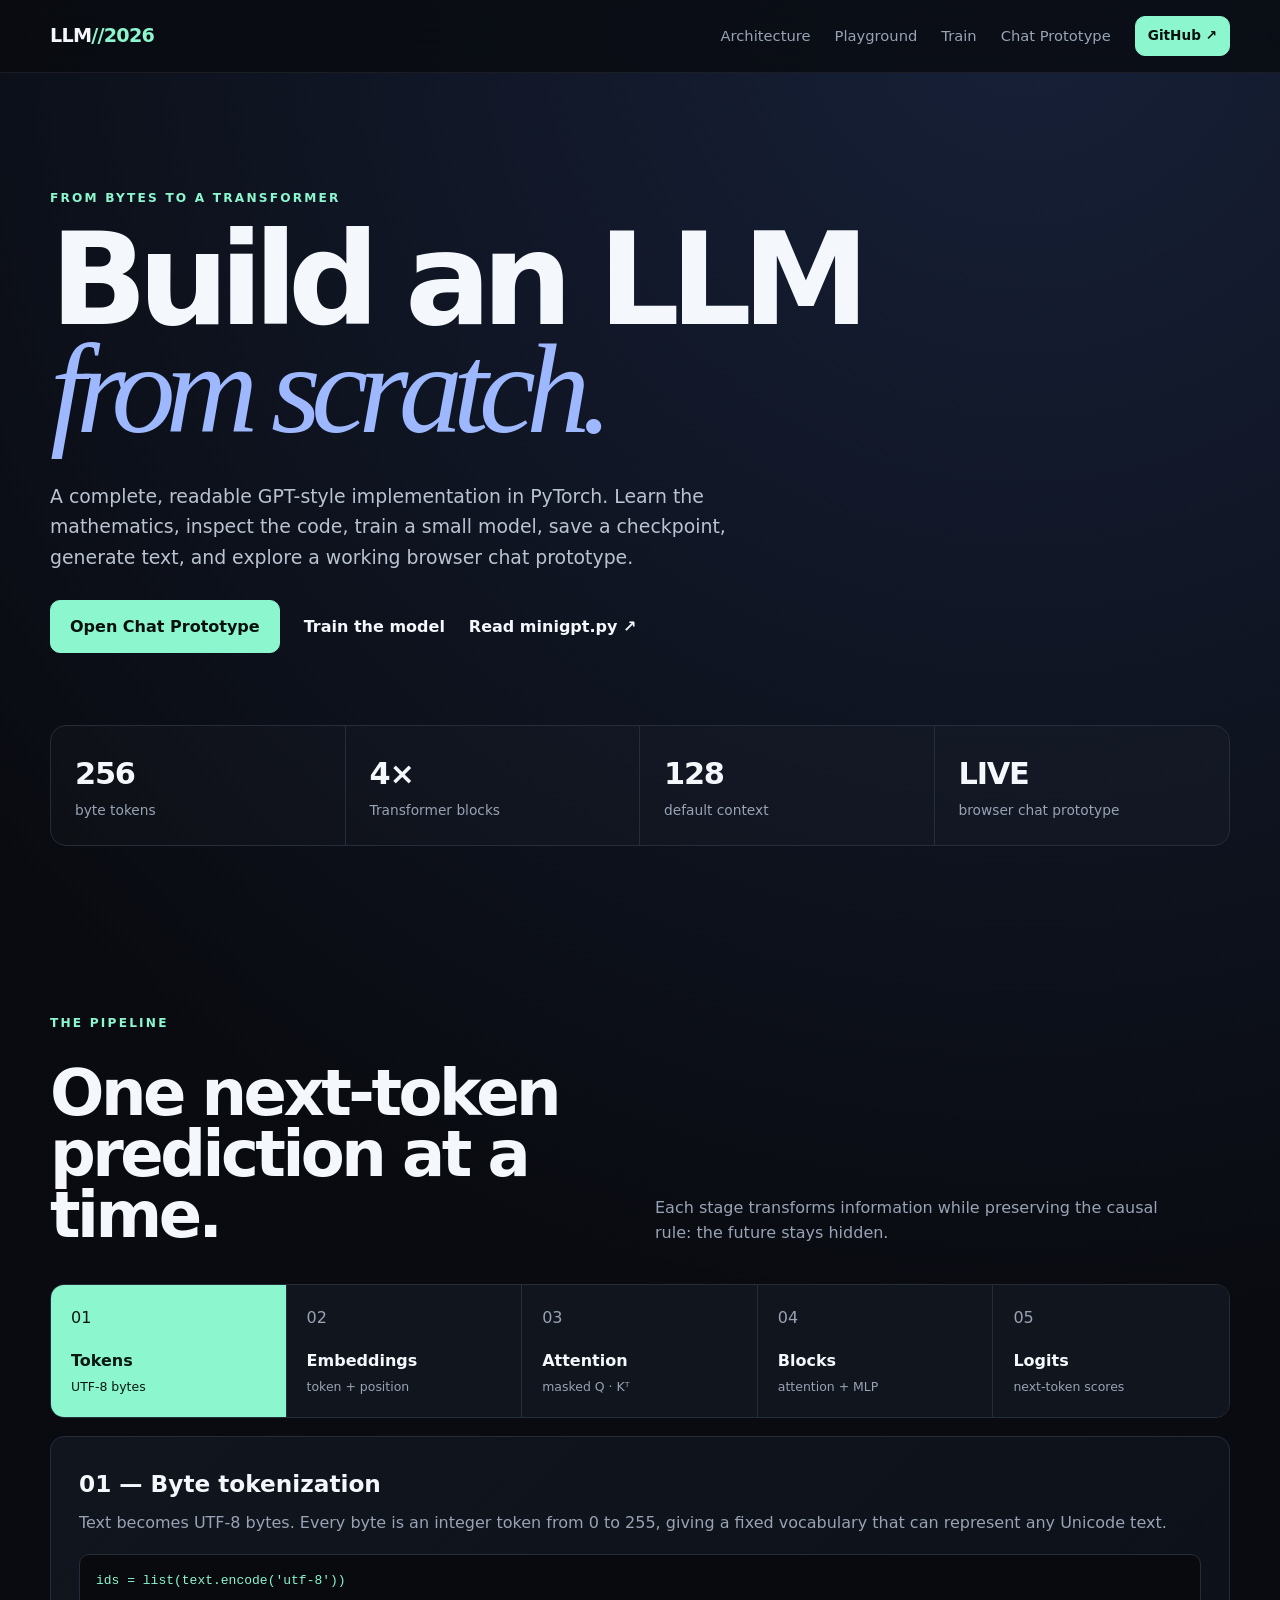
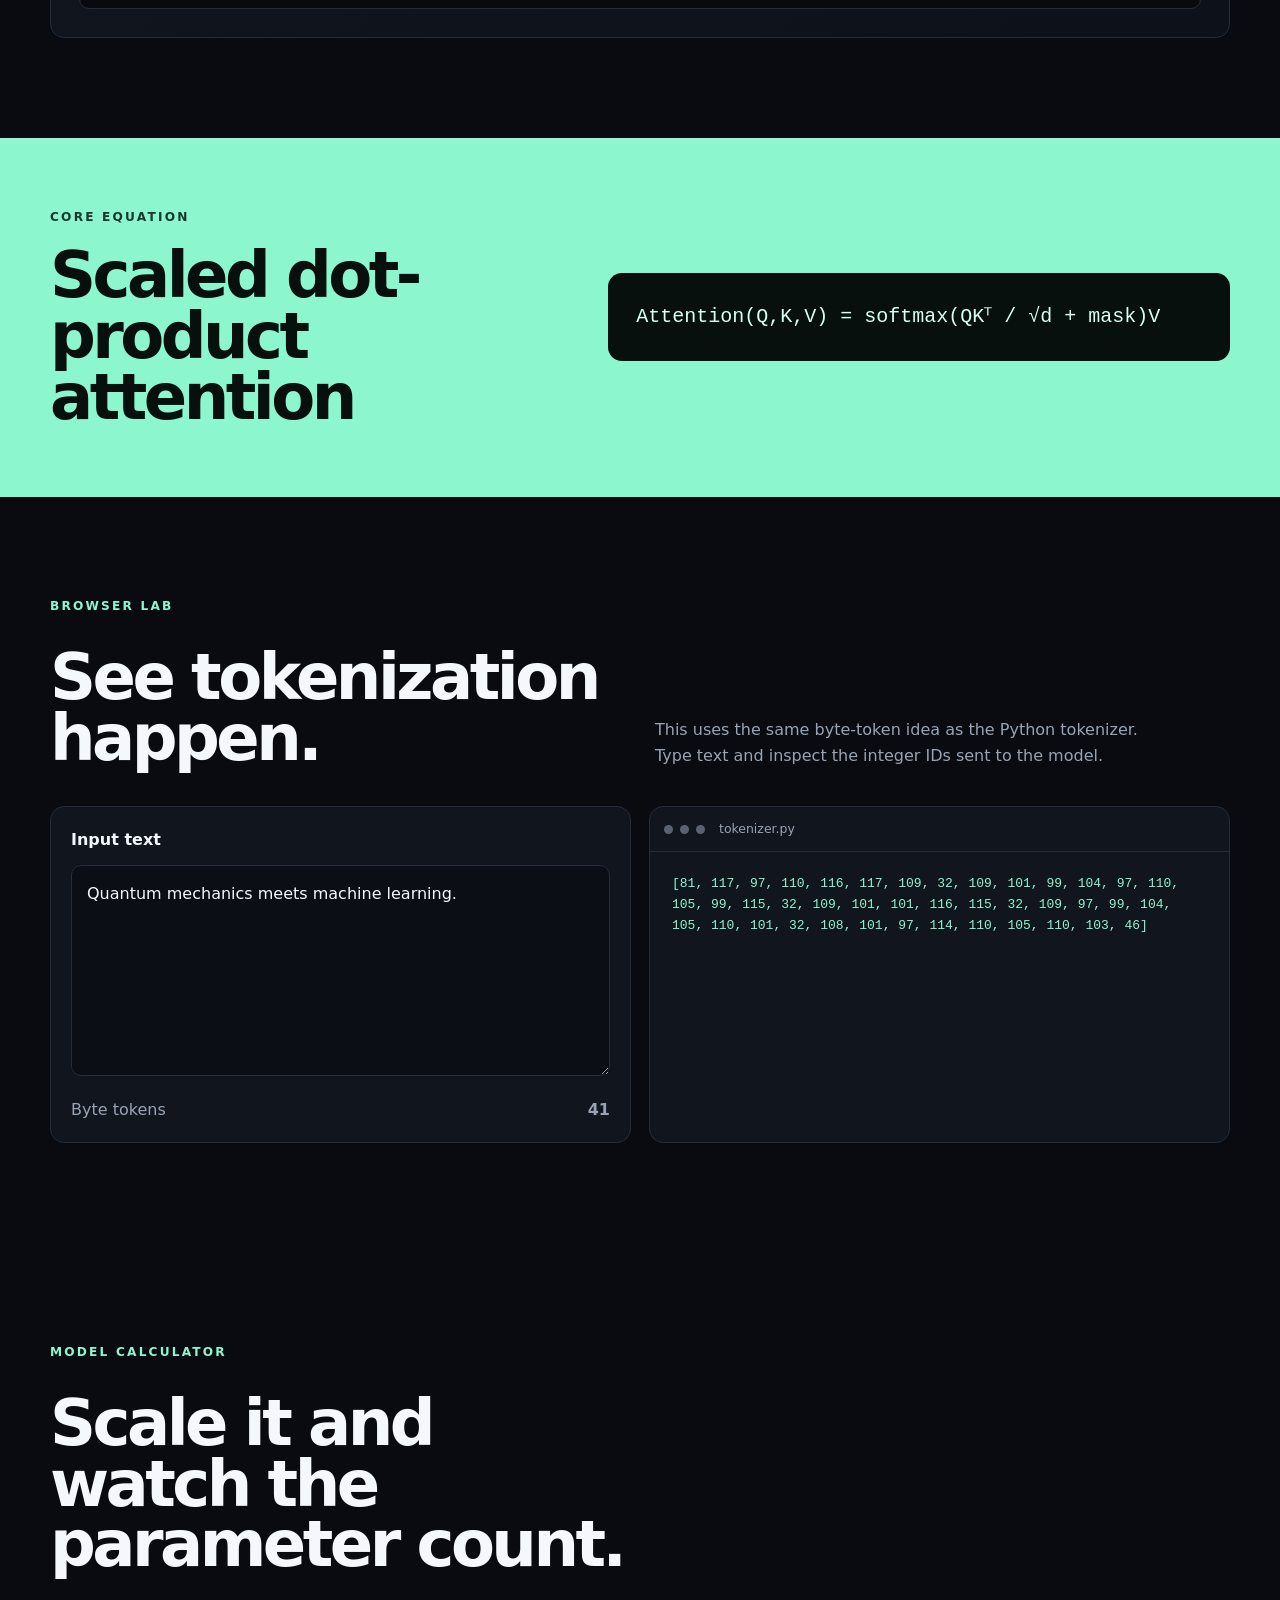
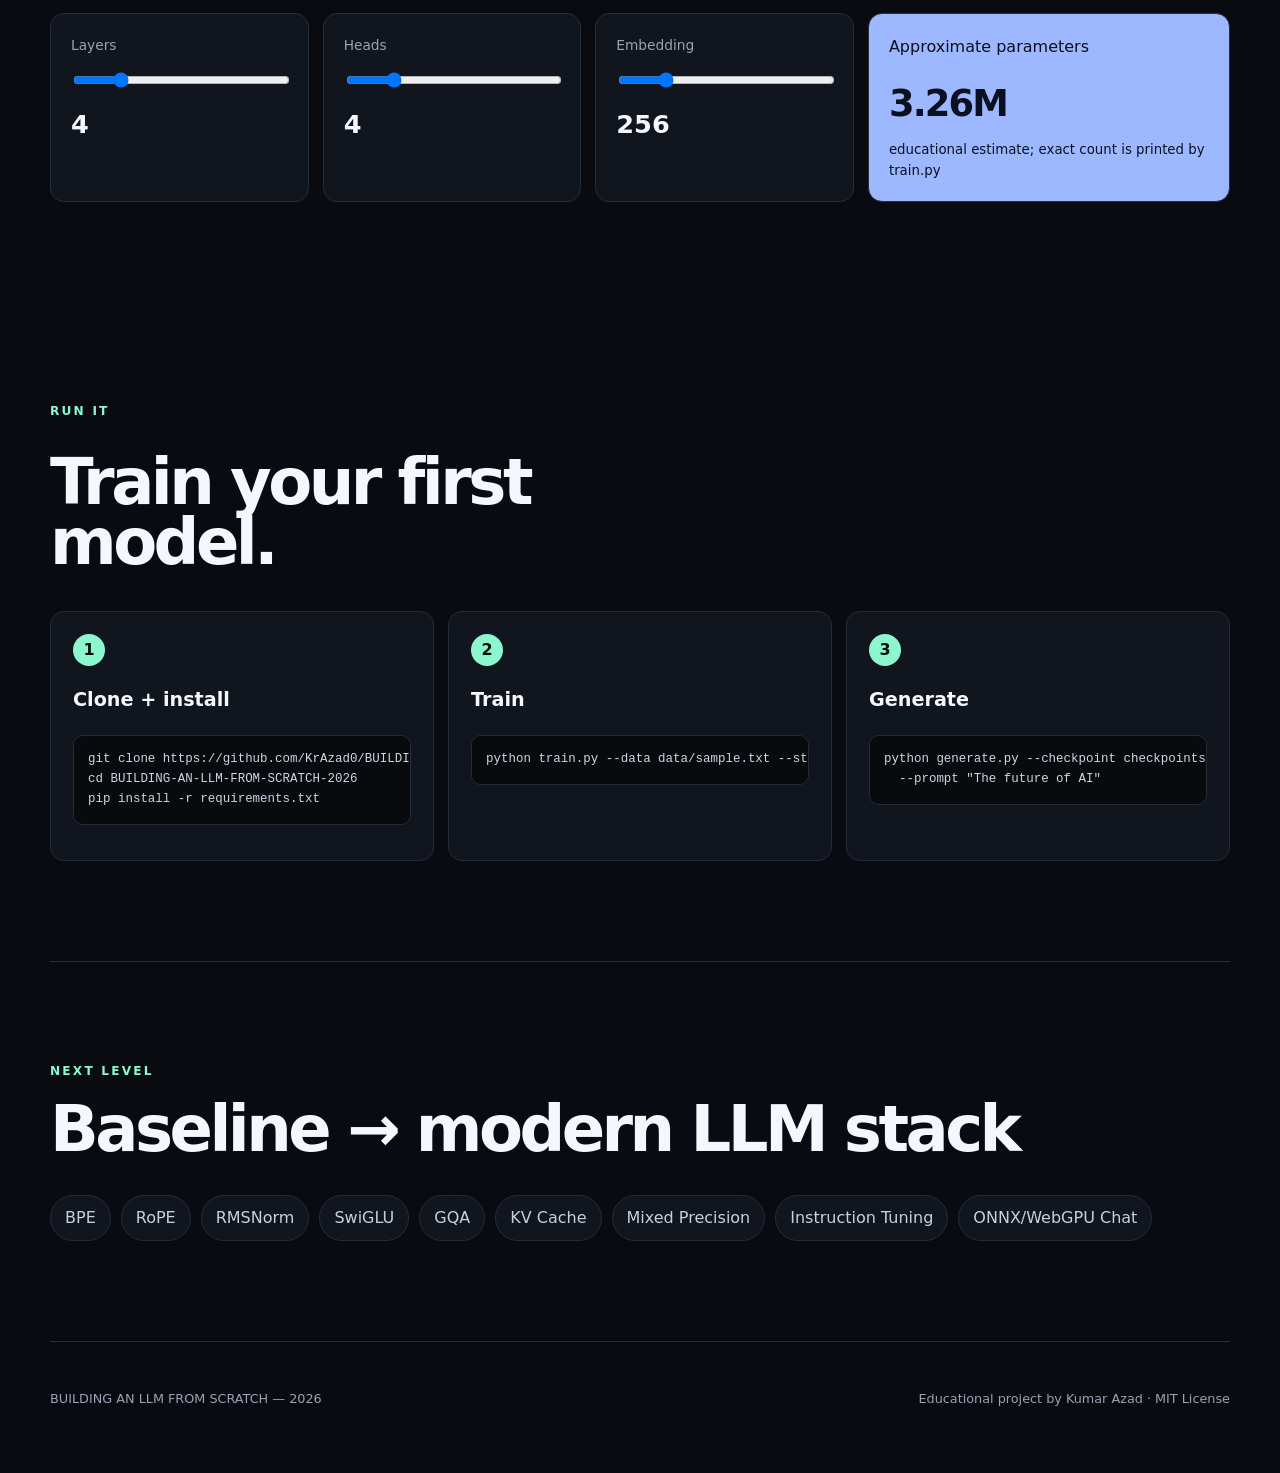
<file: index.html>
<!doctype html>
<html lang="en">
<head>
  <meta charset="utf-8" />
  <meta name="viewport" content="width=device-width, initial-scale=1" />
  <meta name="description" content="Build a GPT-style language model from scratch: tokenizer, attention, Transformer blocks, training, generation, and an interactive chat prototype." />
  <title>LLM From Scratch 2026</title>
  <link rel="stylesheet" href="style.css" />
</head>
<body>
  <header class="nav">
    <a class="brand" href="#top">LLM<span>//2026</span></a>
    <nav>
      <a href="#architecture">Architecture</a>
      <a href="#playground">Playground</a>
      <a href="#train">Train</a>
      <a href="chat/">Chat Prototype</a>
      <a class="button small" href="https://github.com/KrAzad0/BUILDING-AN-LLM-FROM-SCRATCH-2026">GitHub ↗</a>
    </nav>
  </header>

  <main id="top">
    <section class="hero wrap">
      <p class="eyebrow">FROM BYTES TO A TRANSFORMER</p>
      <h1>Build an LLM<br /><em>from scratch.</em></h1>
      <p class="lede">A complete, readable GPT-style implementation in PyTorch. Learn the mathematics, inspect the code, train a small model, save a checkpoint, generate text, and explore a working browser chat prototype.</p>
      <div class="actions">
        <a class="button" href="chat/">Open Chat Prototype</a>
        <a class="ghost" href="#train">Train the model</a>
        <a class="ghost" href="https://github.com/KrAzad0/BUILDING-AN-LLM-FROM-SCRATCH-2026/blob/main/src/minigpt.py">Read minigpt.py ↗</a>
      </div>
      <div class="stats">
        <article><strong>256</strong><span>byte tokens</span></article>
        <article><strong>4×</strong><span>Transformer blocks</span></article>
        <article><strong>128</strong><span>default context</span></article>
        <article><strong>LIVE</strong><span>browser chat prototype</span></article>
      </div>
    </section>

    <section id="architecture" class="section wrap">
      <div class="section-head">
        <p class="eyebrow">THE PIPELINE</p>
        <h2>One next-token prediction at a time.</h2>
        <p>Each stage transforms information while preserving the causal rule: the future stays hidden.</p>
      </div>
      <div class="pipeline" aria-label="LLM architecture pipeline">
        <button data-stage="tokens" class="stage active">01 <b>Tokens</b><span>UTF-8 bytes</span></button>
        <button data-stage="embed" class="stage">02 <b>Embeddings</b><span>token + position</span></button>
        <button data-stage="attention" class="stage">03 <b>Attention</b><span>masked Q · Kᵀ</span></button>
        <button data-stage="blocks" class="stage">04 <b>Blocks</b><span>attention + MLP</span></button>
        <button data-stage="logits" class="stage">05 <b>Logits</b><span>next-token scores</span></button>
      </div>
      <article id="stage-detail" class="detail"></article>
    </section>

    <section class="equation-band">
      <div class="wrap equation-grid">
        <div>
          <p class="eyebrow">CORE EQUATION</p>
          <h2>Scaled dot-product attention</h2>
        </div>
        <code>Attention(Q,K,V) = softmax(QKᵀ / √d + mask)V</code>
      </div>
    </section>

    <section id="playground" class="section wrap">
      <div class="section-head">
        <p class="eyebrow">BROWSER LAB</p>
        <h2>See tokenization happen.</h2>
        <p>This uses the same byte-token idea as the Python tokenizer. Type text and inspect the integer IDs sent to the model.</p>
      </div>
      <div class="lab-grid">
        <div class="panel">
          <label for="token-input">Input text</label>
          <textarea id="token-input" rows="7">Quantum mechanics meets machine learning.</textarea>
          <div class="panel-row"><span>Byte tokens</span><strong id="token-count">0</strong></div>
        </div>
        <div class="panel terminal">
          <div class="terminal-top"><i></i><i></i><i></i><span>tokenizer.py</span></div>
          <pre id="token-output"></pre>
        </div>
      </div>
    </section>

    <section class="section wrap">
      <div class="section-head">
        <p class="eyebrow">MODEL CALCULATOR</p>
        <h2>Scale it and watch the parameter count.</h2>
      </div>
      <div class="calculator">
        <label>Layers <input id="layers" type="range" min="1" max="16" value="4" /><b id="layers-v">4</b></label>
        <label>Heads <input id="heads" type="range" min="1" max="16" value="4" /><b id="heads-v">4</b></label>
        <label>Embedding <input id="embd" type="range" min="64" max="1024" step="64" value="256" /><b id="embd-v">256</b></label>
        <div class="param-card"><span>Approximate parameters</span><strong id="param-count">—</strong><small>educational estimate; exact count is printed by train.py</small></div>
      </div>
    </section>

    <section id="train" class="section wrap">
      <div class="section-head">
        <p class="eyebrow">RUN IT</p>
        <h2>Train your first model.</h2>
      </div>
      <div class="steps">
        <article><span>1</span><h3>Clone + install</h3><pre><code>git clone https://github.com/KrAzad0/BUILDING-AN-LLM-FROM-SCRATCH-2026.git
cd BUILDING-AN-LLM-FROM-SCRATCH-2026
pip install -r requirements.txt</code></pre></article>
        <article><span>2</span><h3>Train</h3><pre><code>python train.py --data data/sample.txt --steps 1000</code></pre></article>
        <article><span>3</span><h3>Generate</h3><pre><code>python generate.py --checkpoint checkpoints/minigpt.pt \
  --prompt "The future of AI"</code></pre></article>
      </div>
    </section>

    <section class="section wrap roadmap">
      <p class="eyebrow">NEXT LEVEL</p>
      <h2>Baseline → modern LLM stack</h2>
      <div class="chips"><span>BPE</span><span>RoPE</span><span>RMSNorm</span><span>SwiGLU</span><span>GQA</span><span>KV Cache</span><span>Mixed Precision</span><span>Instruction Tuning</span><span>ONNX/WebGPU Chat</span></div>
    </section>
  </main>

  <footer class="wrap">
    <p>BUILDING AN LLM FROM SCRATCH — 2026</p>
    <p>Educational project by Kumar Azad · MIT License</p>
  </footer>
  <script src="app.js"></script>
</body>
</html>
</file>
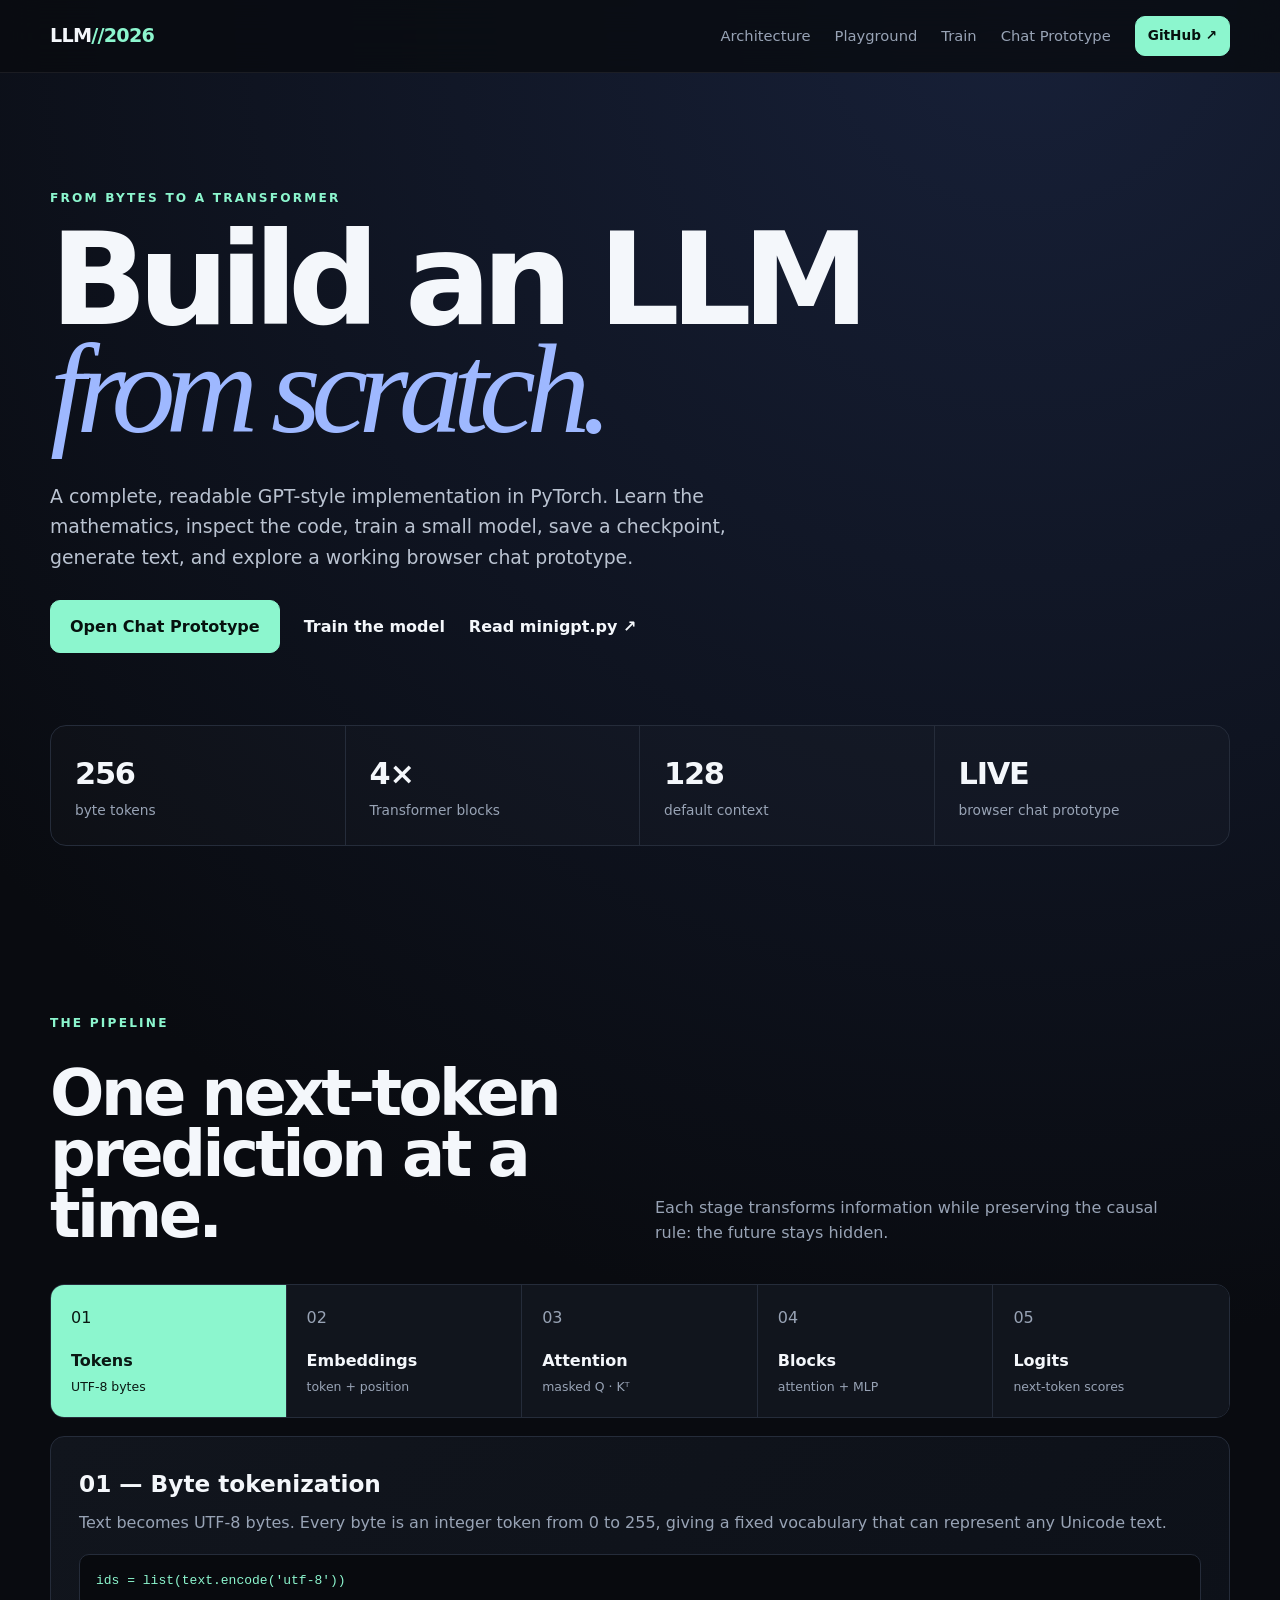
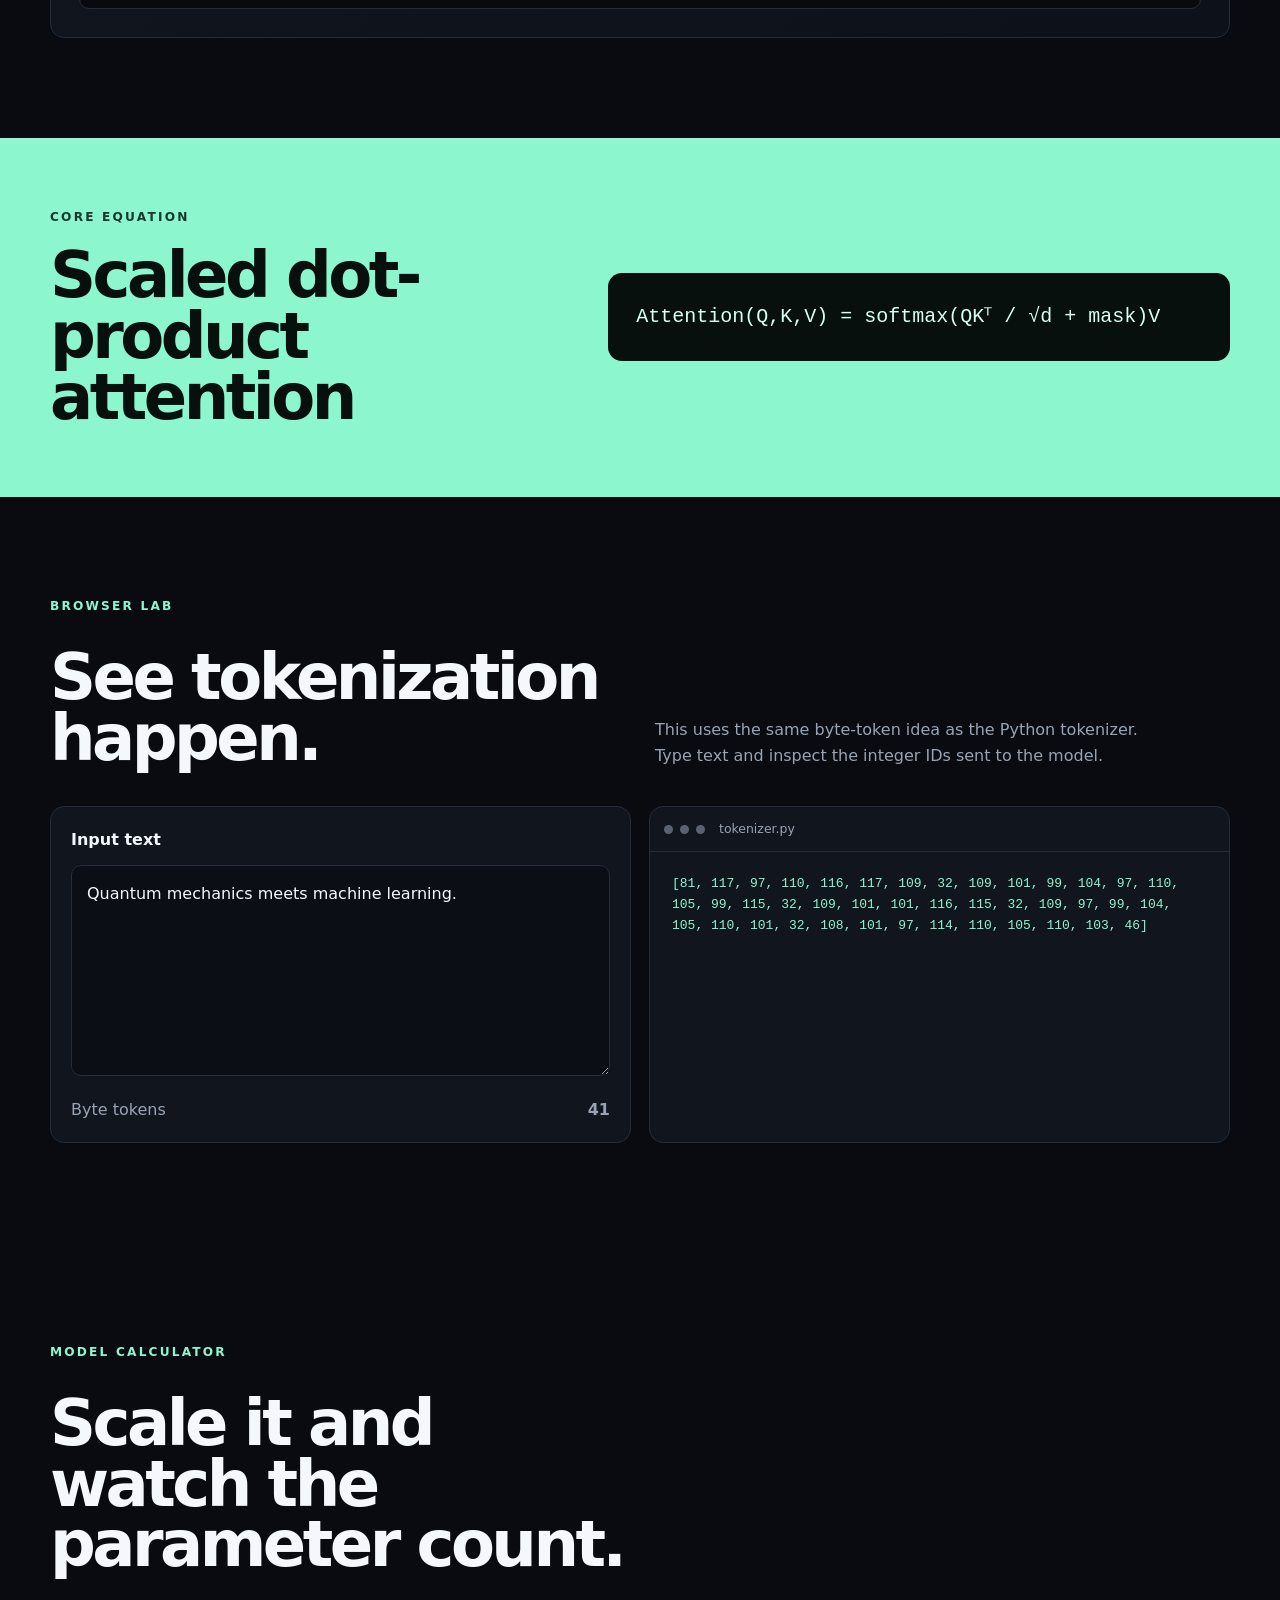
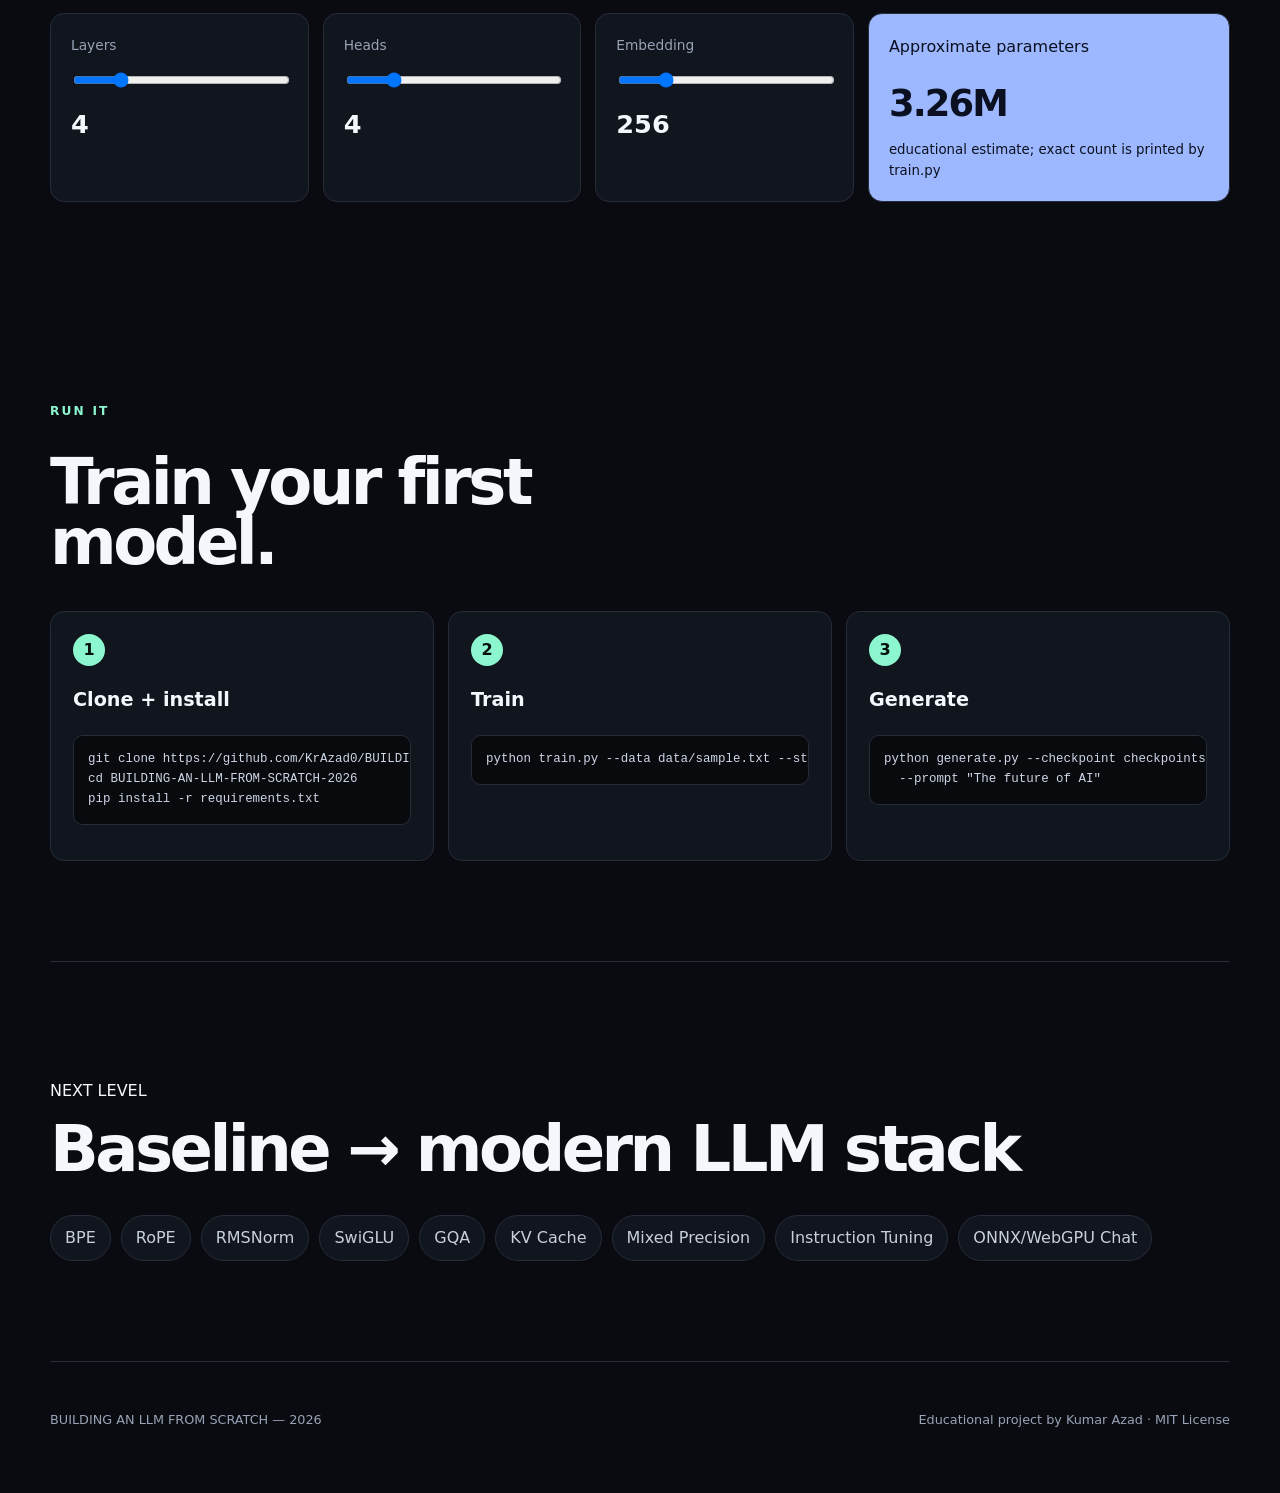
<file: docs/index.html>
<!doctype html>
<html lang="en">
<head>
  <meta charset="utf-8" />
  <meta name="viewport" content="width=device-width, initial-scale=1" />
  <meta name="description" content="Build a GPT-style language model from scratch: tokenizer, attention, Transformer blocks, training, generation, and an interactive chat prototype." />
  <title>LLM From Scratch 2026</title>
  <link rel="stylesheet" href="style.css" />
</head>
<body>
  <header class="nav">
    <a class="brand" href="#top">LLM<span>//2026</span></a>
    <nav>
      <a href="#architecture">Architecture</a>
      <a href="#playground">Playground</a>
      <a href="#train">Train</a>
      <a href="chat/">Chat Prototype</a>
      <a class="button small" href="https://github.com/KrAzad0/BUILDING-AN-LLM-FROM-SCRATCH-2026">GitHub ↗</a>
    </nav>
  </header>

  <main id="top">
    <section class="hero wrap">
      <p class="eyebrow">FROM BYTES TO A TRANSFORMER</p>
      <h1>Build an LLM<br /><em>from scratch.</em></h1>
      <p class="lede">A complete, readable GPT-style implementation in PyTorch. Learn the mathematics, inspect the code, train a small model, save a checkpoint, generate text, and explore a working browser chat prototype.</p>
      <div class="actions">
        <a class="button" href="chat/">Open Chat Prototype</a>
        <a class="ghost" href="#train">Train the model</a>
        <a class="ghost" href="https://github.com/KrAzad0/BUILDING-AN-LLM-FROM-SCRATCH-2026/blob/main/src/minigpt.py">Read minigpt.py ↗</a>
      </div>
      <div class="stats">
        <article><strong>256</strong><span>byte tokens</span></article>
        <article><strong>4×</strong><span>Transformer blocks</span></article>
        <article><strong>128</strong><span>default context</span></article>
        <article><strong>LIVE</strong><span>browser chat prototype</span></article>
      </div>
    </section>

    <section id="architecture" class="section wrap">
      <div class="section-head">
        <p class="eyebrow">THE PIPELINE</p>
        <h2>One next-token prediction at a time.</h2>
        <p>Each stage transforms information while preserving the causal rule: the future stays hidden.</p>
      </div>
      <div class="pipeline" aria-label="LLM architecture pipeline">
        <button data-stage="tokens" class="stage active">01 <b>Tokens</b><span>UTF-8 bytes</span></button>
        <button data-stage="embed" class="stage">02 <b>Embeddings</b><span>token + position</span></button>
        <button data-stage="attention" class="stage">03 <b>Attention</b><span>masked Q · Kᵀ</span></button>
        <button data-stage="blocks" class="stage">04 <b>Blocks</b><span>attention + MLP</span></button>
        <button data-stage="logits" class="stage">05 <b>Logits</b><span>next-token scores</span></button>
      </div>
      <article id="stage-detail" class="detail"></article>
    </section>

    <section class="equation-band">
      <div class="wrap equation-grid">
        <div>
          <p class="eyebrow">CORE EQUATION</p>
          <h2>Scaled dot-product attention</h2>
        </div>
        <code>Attention(Q,K,V) = softmax(QKᵀ / √d + mask)V</code>
      </div>
    </section>

    <section id="playground" class="section wrap">
      <div class="section-head">
        <p class="eyebrow">BROWSER LAB</p>
        <h2>See tokenization happen.</h2>
        <p>This uses the same byte-token idea as the Python tokenizer. Type text and inspect the integer IDs sent to the model.</p>
      </div>
      <div class="lab-grid">
        <div class="panel">
          <label for="token-input">Input text</label>
          <textarea id="token-input" rows="7">Quantum mechanics meets machine learning.</textarea>
          <div class="panel-row"><span>Byte tokens</span><strong id="token-count">0</strong></div>
        </div>
        <div class="panel terminal">
          <div class="terminal-top"><i></i><i></i><i></i><span>tokenizer.py</span></div>
          <pre id="token-output"></pre>
        </div>
      </div>
    </section>

    <section class="section wrap">
      <div class="section-head">
        <p class="eyebrow">MODEL CALCULATOR</p>
        <h2>Scale it and watch the parameter count.</h2>
      </div>
      <div class="calculator">
        <label>Layers <input id="layers" type="range" min="1" max="16" value="4" /><b id="layers-v">4</b></label>
        <label>Heads <input id="heads" type="range" min="1" max="16" value="4" /><b id="heads-v">4</b></label>
        <label>Embedding <input id="embd" type="range" min="64" max="1024" step="64" value="256" /><b id="embd-v">256</b></label>
        <div class="param-card"><span>Approximate parameters</span><strong id="param-count">—</strong><small>educational estimate; exact count is printed by train.py</small></div>
      </div>
    </section>

    <section id="train" class="section wrap">
      <div class="section-head">
        <p class="eyebrow">RUN IT</p>
        <h2>Train your first model.</h2>
      </div>
      <div class="steps">
        <article><span>1</span><h3>Clone + install</h3><pre><code>git clone https://github.com/KrAzad0/BUILDING-AN-LLM-FROM-SCRATCH-2026.git
cd BUILDING-AN-LLM-FROM-SCRATCH-2026
pip install -r requirements.txt</code></pre></article>
        <article><span>2</span><h3>Train</h3><pre><code>python train.py --data data/sample.txt --steps 1000</code></pre></article>
        <article><span>3</span><h3>Generate</h3><pre><code>python generate.py --checkpoint checkpoints/minigpt.pt \
  --prompt "The future of AI"</code></pre></article>
      </div>
    </section>

    <section class="section wrap roadmap">
      <p class="eyrow">NEXT LEVEL</p>
      <h2>Baseline → modern LLM stack</h2>
      <div class="chips"><span>BPE</span><span>RoPE</span><span>RMSNorm</span><span>SwiGLU</span><span>GQA</span><span>KV Cache</span><span>Mixed Precision</span><span>Instruction Tuning</span><span>ONNX/WebGPU Chat</span></div>
    </section>
  </main>

  <footer class="wrap">
    <p>BUILDING AN LLM FROM SCRATCH — 2026</p>
    <p>Educational project by Kumar Azad · MIT License</p>
  </footer>
  <script src="app.js"></script>
</body>
</html>
</file>
<file: style.css>
:root{--bg:#090b10;--panel:#11151d;--panel2:#171c26;--text:#f4f7fb;--muted:#98a3b5;--line:#252c3a;--accent:#8cf6ce;--accent2:#9eb8ff;--max:1180px}*{box-sizing:border-box}html{scroll-behavior:smooth}body{margin:0;background:radial-gradient(circle at 80% 0%,#172038 0,transparent 28%),var(--bg);color:var(--text);font-family:Inter,ui-sans-serif,system-ui,-apple-system,BlinkMacSystemFont,"Segoe UI",sans-serif;line-height:1.6}.wrap{width:min(var(--max),calc(100% - 40px));margin:auto}.nav{position:sticky;top:0;z-index:20;display:flex;align-items:center;justify-content:space-between;padding:16px max(20px,calc((100% - var(--max))/2));border-bottom:1px solid rgba(255,255,255,.07);background:rgba(9,11,16,.82);backdrop-filter:blur(18px)}.brand{font-weight:900;letter-spacing:-.04em;color:var(--text);text-decoration:none;font-size:1.2rem}.brand span{color:var(--accent)}nav{display:flex;align-items:center;gap:24px}nav a{color:var(--muted);text-decoration:none;font-size:.92rem}nav a:hover{color:var(--text)}.button{display:inline-flex;align-items:center;justify-content:center;background:var(--accent);color:#06110e!important;text-decoration:none;font-weight:800;padding:13px 19px;border-radius:10px;border:1px solid var(--accent)}.button.small{padding:8px 12px;font-size:.85rem}.ghost{color:var(--text);text-decoration:none;font-weight:700;padding:12px 0}.hero{padding:116px 0 68px}.eyebrow{color:var(--accent);font-size:.76rem;font-weight:900;letter-spacing:.18em;margin:0 0 18px}.hero h1{font-size:clamp(4rem,10vw,8.4rem);letter-spacing:-.075em;line-height:.84;margin:0;max-width:1000px}.hero h1 em{font-family:Georgia,serif;font-weight:400;color:var(--accent2)}.lede{max-width:720px;color:#bac3d1;font-size:1.18rem;margin:38px 0 28px}.actions{display:flex;gap:24px;align-items:center;flex-wrap:wrap}.stats{margin-top:72px;display:grid;grid-template-columns:repeat(4,1fr);border:1px solid var(--line);border-radius:16px;overflow:hidden;background:rgba(255,255,255,.015)}.stats article{padding:24px;border-right:1px solid var(--line)}.stats article:last-child{border:0}.stats strong{display:block;font-size:1.9rem;letter-spacing:-.04em}.stats span{display:block;color:var(--muted);font-size:.86rem}.section{padding:100px 0}.section-head{display:grid;grid-template-columns:minmax(0,1fr) minmax(0,1fr);gap:30px;align-items:end;margin-bottom:38px}.section-head .eyebrow{grid-column:1/-1;margin-bottom:0}.section-head h2,.roadmap h2,.equation-grid h2{font-size:clamp(2.4rem,5vw,4.6rem);line-height:.95;letter-spacing:-.055em;margin:0}.section-head>p:last-child{color:var(--muted);max-width:520px;margin:0}.pipeline{display:grid;grid-template-columns:repeat(5,1fr);border:1px solid var(--line);border-radius:14px;overflow:hidden}.stage{appearance:none;text-align:left;background:var(--panel);color:var(--muted);border:0;border-right:1px solid var(--line);padding:20px;cursor:pointer;font:inherit}.stage:last-child{border-right:0}.stage b,.stage span{display:block}.stage b{color:var(--text);margin-top:18px;font-size:1rem}.stage span{font-size:.78rem;margin-top:3px}.stage.active{background:var(--accent);color:#0a1813}.stage.active b,.stage.active span{color:#0a1813}.detail{margin-top:18px;border:1px solid var(--line);border-radius:14px;background:linear-gradient(135deg,var(--panel),#0d1119);padding:28px}.detail h3{margin:0 0 8px;font-size:1.45rem}.detail p{margin:0;color:var(--muted)}.detail code{display:block;margin-top:18px;background:#080a0e;border:1px solid var(--line);padding:16px;border-radius:10px;color:var(--accent);overflow:auto}.equation-band{background:var(--accent);color:#07100d;padding:70px 0}.equation-band .eyebrow{color:#17382d}.equation-grid{display:grid;grid-template-columns:1fr 1.2fr;gap:40px;align-items:center}.equation-grid code{display:block;background:#07100d;color:#d9fff2;border-radius:14px;padding:28px;font-size:clamp(.8rem,2vw,1.25rem);overflow:auto}.lab-grid{display:grid;grid-template-columns:1fr 1fr;gap:18px}.panel{border:1px solid var(--line);background:var(--panel);border-radius:14px;padding:20px}.panel label{display:block;font-weight:800;margin-bottom:12px}.panel textarea{width:100%;resize:vertical;background:#0b0e14;color:var(--text);border:1px solid var(--line);border-radius:10px;padding:15px;font:inherit;outline:none}.panel textarea:focus{border-color:var(--accent2)}.panel-row{display:flex;justify-content:space-between;color:var(--muted);margin-top:13px}.terminal{padding:0;overflow:hidden}.terminal-top{height:45px;display:flex;align-items:center;gap:7px;padding:0 14px;border-bottom:1px solid var(--line);color:var(--muted);font-size:.78rem}.terminal-top i{width:9px;height:9px;border-radius:50%;background:#596172}.terminal-top span{margin-left:7px}.terminal pre{margin:0;min-height:240px;padding:22px;color:var(--accent);white-space:pre-wrap;word-break:break-word}.calculator{display:grid;grid-template-columns:repeat(3,1fr) 1.4fr;gap:14px}.calculator>label,.param-card{background:var(--panel);border:1px solid var(--line);border-radius:14px;padding:20px}.calculator label{display:flex;flex-direction:column;gap:14px;color:var(--muted);font-size:.86rem}.calculator input{width:100%}.calculator b{font-size:1.6rem;color:var(--text)}.param-card{background:var(--accent2);color:#0a1020}.param-card span,.param-card small{display:block}.param-card strong{display:block;font-size:2.3rem;letter-spacing:-.05em;margin:15px 0 5px}.steps{display:grid;grid-template-columns:repeat(3,1fr);gap:14px}.steps article{background:var(--panel);border:1px solid var(--line);border-radius:14px;padding:22px;overflow:hidden}.steps article>span{display:inline-grid;place-items:center;width:32px;height:32px;border-radius:50%;background:var(--accent);color:#06110e;font-weight:900}.steps h3{font-size:1.2rem}.steps pre{overflow:auto;background:#080a0e;border:1px solid var(--line);border-radius:10px;padding:14px;color:#cdd6e5;font-size:.78rem}.roadmap{border-top:1px solid var(--line)}.chips{display:flex;flex-wrap:wrap;gap:10px;margin-top:35px}.chips span{border:1px solid var(--line);background:var(--panel);border-radius:999px;padding:9px 14px;color:#c9d0dc}footer{display:flex;justify-content:space-between;gap:20px;padding:35px 0 50px;color:var(--muted);font-size:.8rem;border-top:1px solid var(--line)}@media(max-width:900px){nav a:not(.button){display:none}.hero{padding-top:80px}.stats{grid-template-columns:repeat(2,1fr)}.stats article:nth-child(2){border-right:0}.stats article:nth-child(-n+2){border-bottom:1px solid var(--line)}.section-head,.equation-grid,.lab-grid{grid-template-columns:1fr}.pipeline{grid-template-columns:1fr 1fr}.stage{border-bottom:1px solid var(--line)}.calculator{grid-template-columns:1fr 1fr}.param-card{grid-column:1/-1}.steps{grid-template-columns:1fr}}@media(max-width:600px){.wrap{width:min(var(--max),calc(100% - 26px))}.hero h1{font-size:3.8rem}.stats,.calculator{grid-template-columns:1fr}.stats article{border-right:0;border-bottom:1px solid var(--line)!important}.pipeline{grid-template-columns:1fr}.stage{border-right:0}.section{padding:74px 0}.section-head{gap:16px}.param-card{grid-column:auto}footer{flex-direction:column}}
</file>
<file: docs/style.css>
:root{--bg:#090b10;--panel:#11151d;--panel2:#171c26;--text:#f4f7fb;--muted:#98a3b5;--line:#252c3a;--accent:#8cf6ce;--accent2:#9eb8ff;--max:1180px}*{box-sizing:border-box}html{scroll-behavior:smooth}body{margin:0;background:radial-gradient(circle at 80% 0%,#172038 0,transparent 28%),var(--bg);color:var(--text);font-family:Inter,ui-sans-serif,system-ui,-apple-system,BlinkMacSystemFont,"Segoe UI",sans-serif;line-height:1.6}.wrap{width:min(var(--max),calc(100% - 40px));margin:auto}.nav{position:sticky;top:0;z-index:20;display:flex;align-items:center;justify-content:space-between;padding:16px max(20px,calc((100% - var(--max))/2));border-bottom:1px solid rgba(255,255,255,.07);background:rgba(9,11,16,.82);backdrop-filter:blur(18px)}.brand{font-weight:900;letter-spacing:-.04em;color:var(--text);text-decoration:none;font-size:1.2rem}.brand span{color:var(--accent)}nav{display:flex;align-items:center;gap:24px}nav a{color:var(--muted);text-decoration:none;font-size:.92rem}nav a:hover{color:var(--text)}.button{display:inline-flex;align-items:center;justify-content:center;background:var(--accent);color:#06110e!important;text-decoration:none;font-weight:800;padding:13px 19px;border-radius:10px;border:1px solid var(--accent)}.button.small{padding:8px 12px;font-size:.85rem}.ghost{color:var(--text);text-decoration:none;font-weight:700;padding:12px 0}.hero{padding:116px 0 68px}.eyebrow{color:var(--accent);font-size:.76rem;font-weight:900;letter-spacing:.18em;margin:0 0 18px}.hero h1{font-size:clamp(4rem,10vw,8.4rem);letter-spacing:-.075em;line-height:.84;margin:0;max-width:1000px}.hero h1 em{font-family:Georgia,serif;font-weight:400;color:var(--accent2)}.lede{max-width:720px;color:#bac3d1;font-size:1.18rem;margin:38px 0 28px}.actions{display:flex;gap:24px;align-items:center;flex-wrap:wrap}.stats{margin-top:72px;display:grid;grid-template-columns:repeat(4,1fr);border:1px solid var(--line);border-radius:16px;overflow:hidden;background:rgba(255,255,255,.015)}.stats article{padding:24px;border-right:1px solid var(--line)}.stats article:last-child{border:0}.stats strong{display:block;font-size:1.9rem;letter-spacing:-.04em}.stats span{display:block;color:var(--muted);font-size:.86rem}.section{padding:100px 0}.section-head{display:grid;grid-template-columns:minmax(0,1fr) minmax(0,1fr);gap:30px;align-items:end;margin-bottom:38px}.section-head .eyebrow{grid-column:1/-1;margin-bottom:0}.section-head h2,.roadmap h2,.equation-grid h2{font-size:clamp(2.4rem,5vw,4.6rem);line-height:.95;letter-spacing:-.055em;margin:0}.section-head>p:last-child{color:var(--muted);max-width:520px;margin:0}.pipeline{display:grid;grid-template-columns:repeat(5,1fr);border:1px solid var(--line);border-radius:14px;overflow:hidden}.stage{appearance:none;text-align:left;background:var(--panel);color:var(--muted);border:0;border-right:1px solid var(--line);padding:20px;cursor:pointer;font:inherit}.stage:last-child{border-right:0}.stage b,.stage span{display:block}.stage b{color:var(--text);margin-top:18px;font-size:1rem}.stage span{font-size:.78rem;margin-top:3px}.stage.active{background:var(--accent);color:#0a1813}.stage.active b,.stage.active span{color:#0a1813}.detail{margin-top:18px;border:1px solid var(--line);border-radius:14px;background:linear-gradient(135deg,var(--panel),#0d1119);padding:28px}.detail h3{margin:0 0 8px;font-size:1.45rem}.detail p{margin:0;color:var(--muted)}.detail code{display:block;margin-top:18px;background:#080a0e;border:1px solid var(--line);padding:16px;border-radius:10px;color:var(--accent);overflow:auto}.equation-band{background:var(--accent);color:#07100d;padding:70px 0}.equation-band .eyebrow{color:#17382d}.equation-grid{display:grid;grid-template-columns:1fr 1.2fr;gap:40px;align-items:center}.equation-grid code{display:block;background:#07100d;color:#d9fff2;border-radius:14px;padding:28px;font-size:clamp(.8rem,2vw,1.25rem);overflow:auto}.lab-grid{display:grid;grid-template-columns:1fr 1fr;gap:18px}.panel{border:1px solid var(--line);background:var(--panel);border-radius:14px;padding:20px}.panel label{display:block;font-weight:800;margin-bottom:12px}.panel textarea{width:100%;resize:vertical;background:#0b0e14;color:var(--text);border:1px solid var(--line);border-radius:10px;padding:15px;font:inherit;outline:none}.panel textarea:focus{border-color:var(--accent2)}.panel-row{display:flex;justify-content:space-between;color:var(--muted);margin-top:13px}.terminal{padding:0;overflow:hidden}.terminal-top{height:45px;display:flex;align-items:center;gap:7px;padding:0 14px;border-bottom:1px solid var(--line);color:var(--muted);font-size:.78rem}.terminal-top i{width:9px;height:9px;border-radius:50%;background:#596172}.terminal-top span{margin-left:7px}.terminal pre{margin:0;min-height:240px;padding:22px;color:var(--accent);white-space:pre-wrap;word-break:break-word}.calculator{display:grid;grid-template-columns:repeat(3,1fr) 1.4fr;gap:14px}.calculator>label,.param-card{background:var(--panel);border:1px solid var(--line);border-radius:14px;padding:20px}.calculator label{display:flex;flex-direction:column;gap:14px;color:var(--muted);font-size:.86rem}.calculator input{width:100%}.calculator b{font-size:1.6rem;color:var(--text)}.param-card{background:var(--accent2);color:#0a1020}.param-card span,.param-card small{display:block}.param-card strong{display:block;font-size:2.3rem;letter-spacing:-.05em;margin:15px 0 5px}.steps{display:grid;grid-template-columns:repeat(3,1fr);gap:14px}.steps article{background:var(--panel);border:1px solid var(--line);border-radius:14px;padding:22px;overflow:hidden}.steps article>span{display:inline-grid;place-items:center;width:32px;height:32px;border-radius:50%;background:var(--accent);color:#06110e;font-weight:900}.steps h3{font-size:1.2rem}.steps pre{overflow:auto;background:#080a0e;border:1px solid var(--line);border-radius:10px;padding:14px;color:#cdd6e5;font-size:.78rem}.roadmap{border-top:1px solid var(--line)}.chips{display:flex;flex-wrap:wrap;gap:10px;margin-top:35px}.chips span{border:1px solid var(--line);background:var(--panel);border-radius:999px;padding:9px 14px;color:#c9d0dc}footer{display:flex;justify-content:space-between;gap:20px;padding:35px 0 50px;color:var(--muted);font-size:.8rem;border-top:1px solid var(--line)}@media(max-width:900px){nav a:not(.button){display:none}.hero{padding-top:80px}.stats{grid-template-columns:repeat(2,1fr)}.stats article:nth-child(2){border-right:0}.stats article:nth-child(-n+2){border-bottom:1px solid var(--line)}.section-head,.equation-grid,.lab-grid{grid-template-columns:1fr}.pipeline{grid-template-columns:1fr 1fr}.stage{border-bottom:1px solid var(--line)}.calculator{grid-template-columns:1fr 1fr}.param-card{grid-column:1/-1}.steps{grid-template-columns:1fr}}@media(max-width:600px){.wrap{width:min(var(--max),calc(100% - 26px))}.hero h1{font-size:3.8rem}.stats,.calculator{grid-template-columns:1fr}.stats article{border-right:0;border-bottom:1px solid var(--line)!important}.pipeline{grid-template-columns:1fr}.stage{border-right:0}.section{padding:74px 0}.section-head{gap:16px}.param-card{grid-column:auto}footer{flex-direction:column}}
</file>
